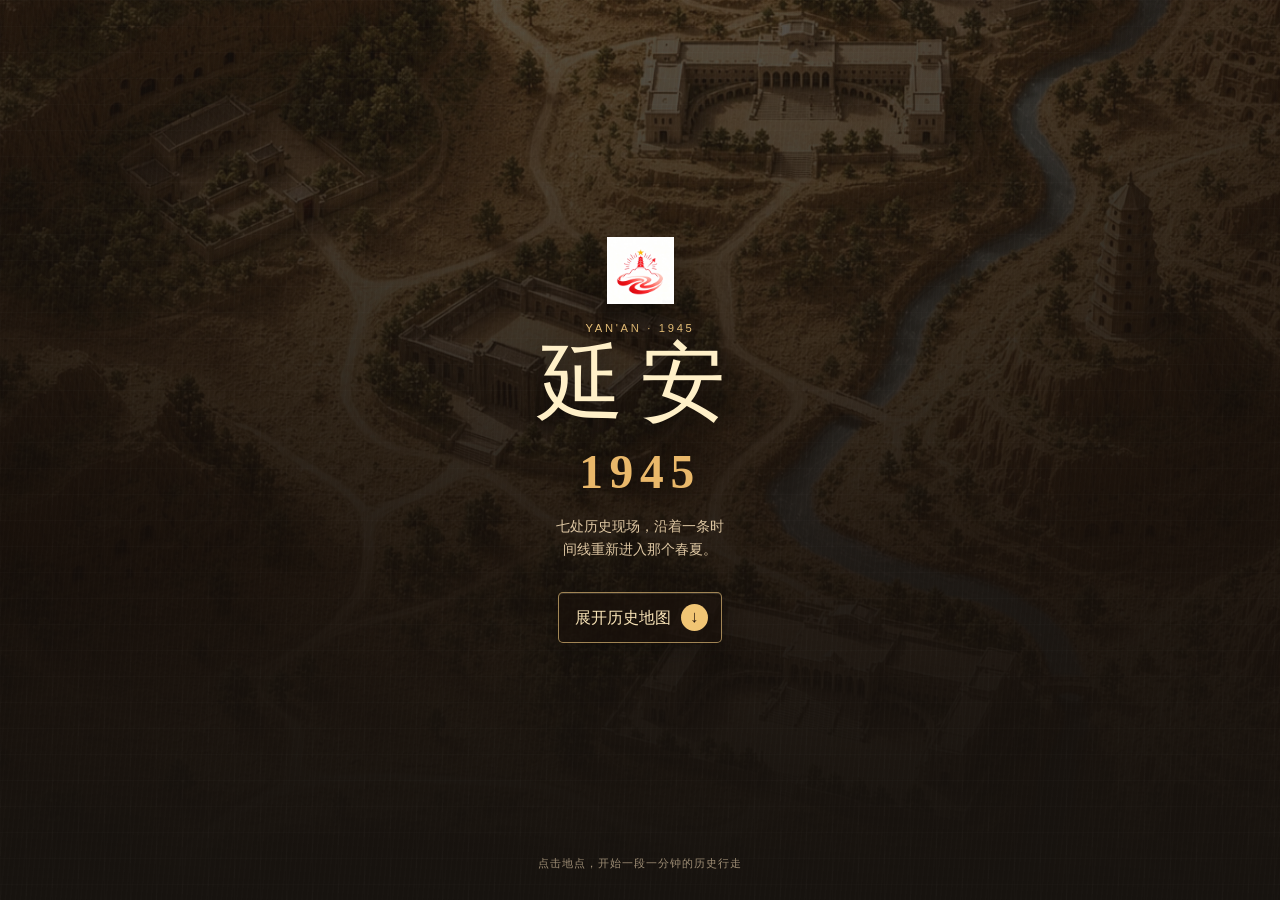
<file: index.html>
<!doctype html>
<html lang="zh-CN">
<head>
  <meta charset="utf-8">
  <meta name="viewport" content="width=device-width, initial-scale=1, viewport-fit=cover">
  <meta name="theme-color" content="#17130f">
  <title>1945延安｜历史现场</title>
  <link rel="stylesheet" href="assets/css/common.css?v=20260717-video1">
</head>
<body class="home-shell">
  <main class="home-cover" id="home-cover">
    <div class="cover-grain" aria-hidden="true"></div>
    <img class="brand-mark" src="assets/images/logo.png" alt="1945延安项目标志">
    <p class="eyebrow">YAN'AN · 1945</p>
    <h1 class="home-title">延安<br><span>1945</span></h1>
    <p class="home-subtitle">七处历史现场，沿着一条时间线重新进入那个春夏。</p>
    <button class="cover-command" id="open-map" type="button">
      <span>展开历史地图</span>
      <span class="command-icon" aria-hidden="true">↓</span>
    </button>
    <p class="cover-note">点击地点，开始一段一分钟的历史行走</p>
  </main>

  <section class="map-drawer" id="history-map" aria-hidden="true" aria-labelledby="map-title">
    <header class="map-toolbar">
      <button class="icon-control" id="close-map" type="button" aria-label="返回项目封面" title="返回封面"></button>
      <div class="map-toolbar-title">
        <p>1945 · 延安</p>
        <h2 id="map-title">七处历史现场</h2>
      </div>
      <a class="icon-control" href="quiz/" aria-label="进入知识挑战" title="知识挑战"></a>
    </header>
    <p class="map-intro">点按地标，循着时间路线抵达现场</p>
    <section class="map-board" id="map-board" aria-label="1945延安七个历史地点示意图">
      <svg class="map-route" aria-hidden="true" viewBox="0 0 100 100" preserveAspectRatio="none"><path id="map-route-path"></path></svg>
      <div id="map-markers"></div>
      <span class="map-legend">历史氛围示意图 · 非比例测绘</span>
    </section>
    <div class="map-foot-tools">
      <button class="map-tool-text" id="map-reset" type="button">重看路线</button>
      <a class="map-tool-text" href="quiz/">知识挑战 <span id="quiz-count"></span></a>
    </div>
  </section>
  <script src="assets/js/site-data.js?v=20260717-video1"></script>
  <script src="assets/js/site.js?v=20260717-video1"></script>
</body>
</html>
</file>
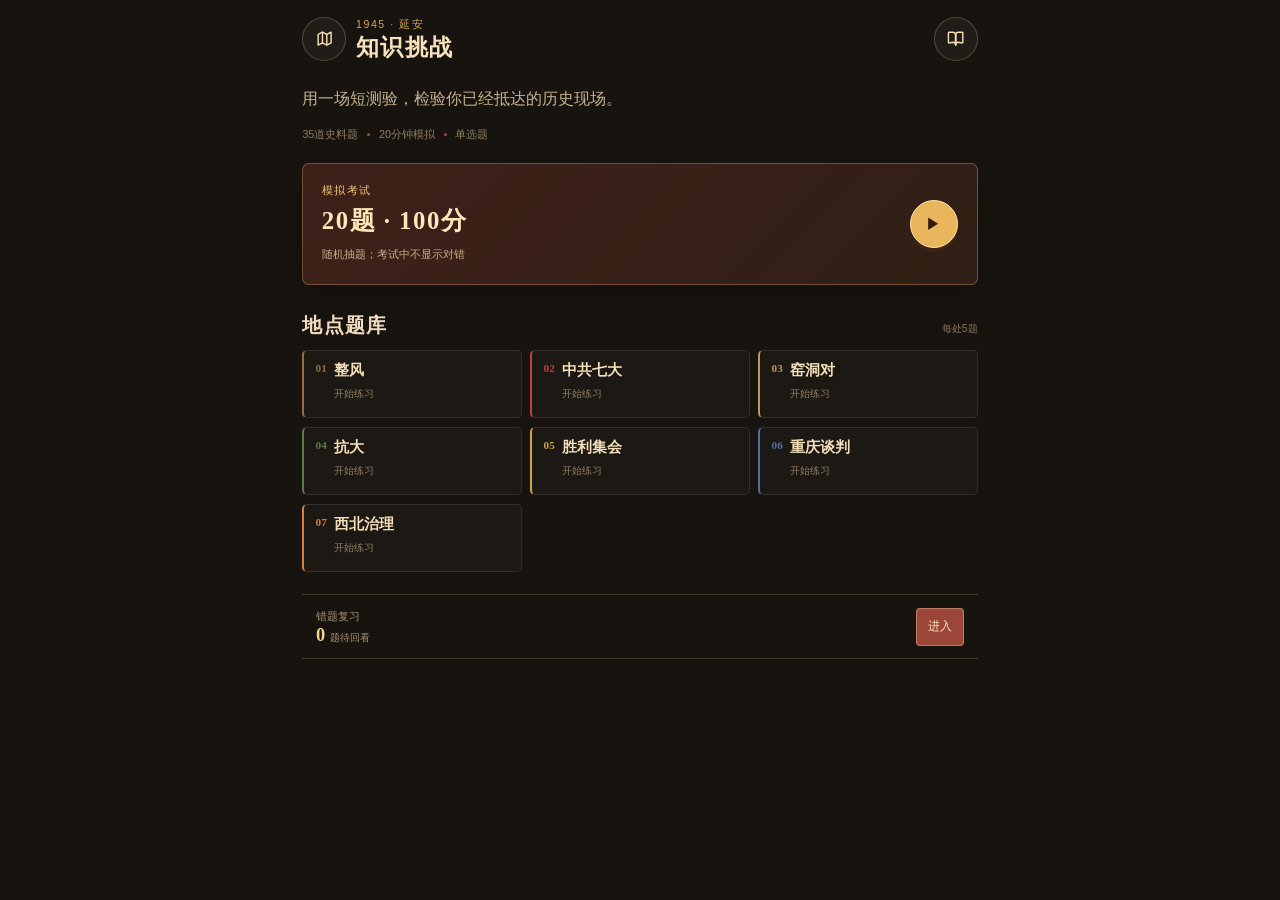
<file: quiz/index.html>
<!doctype html>
<html lang="zh-CN">
<head>
  <meta charset="utf-8">
  <meta name="viewport" content="width=device-width, initial-scale=1, viewport-fit=cover">
  <meta name="theme-color" content="#17130f">
  <link rel="stylesheet" href="../assets/css/common.css?v=20260717-video1">
  <link rel="stylesheet" href="../assets/css/quiz.css?v=20260717-video1">
  <title>知识挑战｜1945延安</title>
</head>
<body class="quiz-page"><main id="quiz-app"></main><script src="../assets/js/site-data.js?v=20260717-video1"></script><script src="../assets/js/quiz-data.js?v=20260717-video1"></script><script src="../assets/js/quiz.js?v=20260717-video1"></script></body>
</html>
</file>
<file: assets/css/common.css>
:root {
  --ink: #17130f;
  --paper: #f2e3c6;
  --paper-deep: #c9a978;
  --mist: #fff1d1;
  --muted: #b6a185;
  --line: rgba(244, 222, 181, .2);
  --red: #bd493d;
  --gold: #e1af58;
  --accent: #c6413a;
  --accent-soft: #f2aaa1;
  --font-display: "STSong", "SimSun", "Noto Serif SC", serif;
  --font-body: "PingFang SC", "Microsoft YaHei", "Noto Sans SC", sans-serif;
  --safe-top: max(1rem, env(safe-area-inset-top));
  --safe-bottom: max(1rem, env(safe-area-inset-bottom));
}

* { box-sizing: border-box; }
html { min-width: 320px; scroll-behavior: smooth; -webkit-text-size-adjust: 100%; }
body { margin: 0; min-width: 320px; color: var(--mist); background: var(--ink); font-family: var(--font-body); line-height: 1.6; }
button, a { font: inherit; -webkit-tap-highlight-color: transparent; }
button { border: 0; }
a { color: inherit; text-decoration: none; }
button, a { touch-action: manipulation; }
button:focus-visible, a:focus-visible { outline: 3px solid var(--gold); outline-offset: 3px; }
svg { display: block; width: 1.35rem; height: 1.35rem; }
.visually-hidden { position: absolute; width: 1px; height: 1px; padding: 0; margin: -1px; overflow: hidden; clip: rect(0 0 0 0); clip-path: inset(50%); white-space: nowrap; border: 0; }
.is-hidden { display: none !important; }

/* Home cover and the map drawer */
.home-shell { min-height: 100dvh; overflow: hidden; background: var(--ink); }
.home-cover { min-height: 100dvh; position: relative; z-index: 1; display: grid; place-items: center; align-content: center; padding: calc(var(--safe-top) + 1.6rem) 1.35rem calc(var(--safe-bottom) + 2.8rem); overflow: hidden; isolation: isolate; text-align: center; background: #1d1510; }
.home-cover::before { content: ""; position: absolute; inset: 0; z-index: -3; opacity: .32; background: url("../images/map-yanan-integrated-v2.webp") center / cover no-repeat; filter: sepia(.18) saturate(.86) contrast(1.06); transform: scale(1.06); }
.home-cover::after { content: ""; position: absolute; inset: 0; z-index: -2; background: linear-gradient(180deg, rgba(16, 12, 9, .2), rgba(20, 14, 10, .72) 62%, #17130f), radial-gradient(circle at 50% 22%, transparent 0 22%, rgba(20, 13, 9, .4) 70%); }
.cover-grain { position: absolute; inset: 0; z-index: -1; pointer-events: none; opacity: .55; background-image: repeating-linear-gradient(96deg, transparent 0 3px, rgba(255,255,255,.02) 4px 5px), linear-gradient(rgba(255,255,255,.024) 1px, transparent 1px), linear-gradient(90deg, rgba(255,255,255,.02) 1px, transparent 1px); background-size: auto, 26px 26px, 26px 26px; }
.brand-mark { width: 67px; height: 67px; object-fit: contain; filter: drop-shadow(0 11px 17px rgba(0,0,0,.42)); }
.eyebrow { margin: 1rem 0 .4rem; color: #f0c77d; font-size: .7rem; letter-spacing: .24em; }
.home-title { margin: 0; color: #fff0c8; font: normal 700 clamp(3rem, 15vw, 5.4rem)/.88 var(--font-display); letter-spacing: .18em; text-indent: 0; text-shadow: 0 5px 20px rgba(0,0,0,.42); font-synthesis: none; transform: none; }
.home-title span { color: #eab86a; font: 600 .55em/.9 Georgia, serif; letter-spacing: .14em; }
.home-subtitle { max-width: 18rem; margin: 1.15rem auto 0; color: #ddc6a2; font-size: .88rem; text-wrap: balance; }
.cover-command { min-height: 48px; display: inline-flex; align-items: center; gap: .6rem; margin-top: 2rem; padding: .7rem .82rem .7rem 1rem; color: #f9e4b7; background: rgba(25, 17, 11, .52); border: 1px solid rgba(244, 204, 129, .62); border-radius: 5px; box-shadow: 0 8px 23px rgba(0,0,0,.22), inset 0 1px rgba(255,245,217,.13); cursor: pointer; transition: transform .2s ease, background .2s ease; }
.cover-command:active { transform: translateY(2px) scale(.98); background: rgba(57, 31, 18, .76); }
.command-icon { display: grid; place-items: center; width: 27px; height: 27px; color: #28170c; background: #f1c574; border-radius: 50%; font-size: 1.05rem; line-height: 1; }
.cover-note { position: absolute; bottom: calc(var(--safe-bottom) + .7rem); left: 1rem; right: 1rem; margin: 0; color: rgba(230, 207, 172, .65); font-size: .69rem; letter-spacing: .09em; }

.map-drawer { position: fixed; inset: 0; z-index: 10; display: flex; flex-direction: column; min-height: 100dvh; padding: var(--safe-top) 1rem var(--safe-bottom); overflow-y: auto; overscroll-behavior: contain; color: #321d0e; background: #dac08e; transform: translateY(101%); visibility: hidden; pointer-events: none; transition: transform .42s cubic-bezier(.22, .77, .25, 1), visibility 0s linear .43s; }
.map-drawer::before { content: ""; position: absolute; inset: 0; z-index: -1; opacity: .44; background: repeating-linear-gradient(0deg, transparent 0 4px, rgba(100,73,33,.04) 5px 6px), radial-gradient(ellipse at 50% 0, rgba(255,247,215,.6), transparent 55%); }
.map-drawer.is-open { transform: translateY(0); visibility: visible; pointer-events: auto; transition-delay: 0s; }
.map-toolbar { display: grid; grid-template-columns: 48px 1fr 48px; gap: .55rem; align-items: center; width: min(100%, 760px); margin: 0 auto; }
.icon-control { display: grid; place-items: center; width: 46px; height: 46px; color: #4b2815; background: rgba(255, 241, 208, .62); border: 1px solid rgba(91, 50, 27, .4); border-radius: 50%; box-shadow: 0 4px 0 rgba(91, 50, 27, .22), 0 7px 15px rgba(80, 47, 18, .12); cursor: pointer; transition: transform .18s ease, box-shadow .18s ease; }
.icon-control:active { transform: translateY(3px); box-shadow: 0 1px 0 rgba(91, 50, 27, .22); }
.map-toolbar-title { min-width: 0; text-align: center; }
.map-toolbar-title p { margin: 0; color: #996743; font-size: .63rem; letter-spacing: .17em; }
.map-toolbar-title h2 { margin: .05rem 0 0; color: #432310; font: 700 1.15rem/1.2 var(--font-display); letter-spacing: .07em; }
.map-intro { width: min(100%, 760px); margin: .75rem auto .65rem; color: #795238; text-align: center; font-size: .74rem; }
.map-board { width: min(100%, 760px); aspect-ratio: 1; min-height: 0; position: relative; margin: 0 auto; overflow: hidden; border: 1px solid rgba(75, 41, 18, .55); border-radius: 9px; background: #ae8754 url("../images/map-yanan-integrated-v2.webp") center / 100% 100% no-repeat; box-shadow: inset 0 0 65px rgba(50, 26, 10, .43), 0 17px 31px rgba(70, 41, 17, .22); }
.map-board::after { content: ""; position: absolute; inset: 0; pointer-events: none; background: linear-gradient(115deg, rgba(255,246,210,.15), transparent 32%), radial-gradient(ellipse at center, transparent 53%, rgba(40, 21, 7, .33)); }
.map-route { position: absolute; z-index: 1; inset: 0; width: 100%; height: 100%; overflow: visible; pointer-events: none; }
.map-route path { fill: none; stroke: rgba(113, 46, 32, .82); stroke-width: 2.15; stroke-dasharray: 4.4 5.5; filter: drop-shadow(0 1px rgba(255,232,181,.5)); }
.map-board.is-routing .map-route path { animation: route-dash 1.4s linear infinite; }
@keyframes route-dash { to { stroke-dashoffset: -30; } }
.map-marker { --marker: var(--red); position: absolute; z-index: 3; left: calc(var(--x) * 1%); top: calc(var(--y) * 1%); width: 44px; height: 44px; padding: 0; color: #fff5d7; background: transparent; border: 0; border-radius: 50%; cursor: pointer; transform: translate(-50%, -50%); transition: transform .22s ease; }
.marker-number { position: absolute; z-index: 2; top: 50%; left: 50%; display: grid; place-items: center; width: 28px; height: 28px; color: #fff7df; background: color-mix(in srgb, var(--marker) 88%, #3b2114); border: 1.5px solid rgba(255,248,220,.96); border-radius: 50%; box-shadow: 0 2px 0 rgba(63,31,14,.38), 0 3px 9px rgba(38,20,9,.38), 0 0 0 4px rgba(255,239,196,.2); font: 700 .62rem/1 var(--font-body); transform: translate(-50%, -50%); }
.map-marker:hover, .map-marker:focus-visible, .map-marker.is-active { transform: translate(-50%, -50%) scale(1.08); }
.map-marker:hover .marker-number, .map-marker:focus-visible .marker-number, .map-marker.is-active .marker-number { box-shadow: 0 2px 0 rgba(63,31,14,.38), 0 0 0 6px rgba(255,238,181,.34), 0 5px 12px rgba(50,25,9,.38); }
.map-marker::after { content: ""; position: absolute; z-index: -1; inset: -5px; border: 1px solid rgba(255,241,196,.82); border-radius: 50%; opacity: 0; }
.map-marker.is-active::after { animation: ping .65s ease-out; }
@keyframes ping { from { opacity: .9; transform: scale(.7); } to { opacity: 0; transform: scale(1.78); } }
.marker-label { position: absolute; z-index: 2; top: calc(100% + 6px); left: 50%; display: grid; gap: 1px; width: max-content; max-width: 7.5rem; padding: .2rem .38rem; color: #3d210e; background: rgba(255,239,202,.86); border: 1px solid rgba(104,63,29,.42); border-radius: 3px; box-shadow: 0 2px 5px rgba(51,28,13,.2); letter-spacing: .02em; text-align: center; text-shadow: 0 1px 0 rgba(255,244,202,.85); transform: translateX(-50%); }
.marker-label strong { font: 700 .66rem/1.15 var(--font-display); }
.marker-label small { color: rgba(72,42,21,.74); font-size: .47rem; line-height: 1.15; white-space: nowrap; }
.map-marker[data-label-side="left"] .marker-label { top: 50%; right: calc(100% + 7px); left: auto; transform: translateY(-50%); text-align: right; }
.map-marker[data-label-side="right"] .marker-label { top: 50%; right: auto; left: calc(100% + 7px); transform: translateY(-50%); text-align: left; }
.map-marker[data-label-side="top"] .marker-label { top: auto; right: auto; bottom: calc(100% + 7px); left: 50%; transform: translateX(-50%); }
.map-legend { position: absolute; z-index: 4; right: .7rem; bottom: .5rem; color: rgba(56, 31, 14, .67); font-size: .6rem; letter-spacing: .07em; pointer-events: none; }
.map-foot-tools { display: flex; align-items: center; justify-content: space-between; width: min(100%, 760px); margin: .68rem auto 0; }
.map-tool-text { display: inline-flex; align-items: center; min-height: 38px; padding: .45rem .65rem; color: #5b331c; background: transparent; border: 1px solid rgba(84, 47, 20, .34); border-radius: 4px; cursor: pointer; font-size: .72rem; }
.map-tool-text:active { transform: translateY(1px); background: rgba(255,246,216,.34); }
.map-tool-text span { color: #97513a; }

/* Location scenes */
.location-page { background: var(--ink); scroll-snap-type: y proximity; }
.location-section { min-height: 100dvh; position: relative; overflow: hidden; scroll-snap-align: start; }
.cover-section { display: grid; place-items: center; align-content: center; padding: var(--safe-top) 1.25rem calc(var(--safe-bottom) + 4rem); isolation: isolate; text-align: center; }
.cover-section::before { content: ""; position: absolute; z-index: -1; inset: 0; background: linear-gradient(180deg, rgba(16,12,9,.28), rgba(18,13,10,.82) 74%, #17130f), linear-gradient(125deg, color-mix(in srgb, var(--accent) 34%, transparent), transparent 54%); }
.cover-photo { position: absolute; z-index: -2; inset: 0; width: 100%; height: 100%; object-fit: cover; filter: grayscale(1) sepia(.37) contrast(1.08); opacity: .58; }
.top-nav { position: absolute; inset: var(--safe-top) 1rem auto; display: flex; justify-content: space-between; align-items: center; }
.back-map { display: inline-flex; align-items: center; gap: .35rem; min-height: 42px; padding: .48rem .6rem; color: #fff0ce; background: rgba(23,16,10,.55); border: 1px solid rgba(255,229,185,.27); border-radius: 4px; backdrop-filter: blur(8px); font-size: .76rem; }
.back-map svg { width: 1rem; height: 1rem; }
.place-number { color: #f1d7ad; font-size: .68rem; letter-spacing: .13em; }
.cover-content { max-width: 34rem; }
.cover-kicker { margin: 0; color: var(--accent-soft); font-size: .77rem; letter-spacing: .14em; }
.location-title { max-width: 92vw; margin: .6rem 0 .55rem; color: #fff0cb; font: 700 clamp(2.4rem, 11vw, 4.8rem)/1.08 var(--font-display); letter-spacing: .1em; text-indent: .1em; text-shadow: 0 6px 25px rgba(0,0,0,.42); }
.location-theme { margin: 0 auto; color: #f0dfc1; font: 1.08rem/1.65 var(--font-display); text-wrap: balance; }
.location-date { margin: 1.3rem 0 0; color: #c4b099; font-size: .77rem; letter-spacing: .07em; }
.location-date i { display: inline-block; width: 4px; height: 4px; margin: 0 .4rem; background: var(--accent-soft); border-radius: 50%; vertical-align: middle; }
.next-section { position: absolute; bottom: calc(var(--safe-bottom) + .4rem); left: 50%; display: grid; place-items: center; gap: .15rem; color: #e5c69c; font-size: .71rem; letter-spacing: .1em; transform: translateX(-50%); }
.next-section b { color: var(--accent-soft); font-size: 1.25rem; font-weight: 400; animation: float-arrow 1.7s ease-in-out infinite; }
@keyframes float-arrow { 50% { transform: translateY(5px); } }
.cover-credit { position: absolute; right: 1rem; bottom: calc(var(--safe-bottom) + .55rem); max-width: 9.5rem; color: rgba(226,210,179,.54); font-size: .55rem; line-height: 1.35; text-align: right; }

.people-section { display: flex; flex-direction: column; padding: calc(var(--safe-top) + 1.05rem) 1rem var(--safe-bottom); isolation: isolate; background: #17130f; }
.people-section::before { content: ""; position: absolute; inset: 0; pointer-events: none; opacity: .58; background-image: linear-gradient(color-mix(in srgb, var(--accent) 25%, transparent) 1px, transparent 1px), linear-gradient(90deg, color-mix(in srgb, var(--accent) 25%, transparent) 1px, transparent 1px), linear-gradient(135deg, transparent 22%, color-mix(in srgb, var(--accent) 22%, transparent) 48%, transparent 73%); background-size: 26px 26px, 26px 26px, 100% 100%; animation: mesh-flow 15s ease-in-out infinite alternate; }
.people-section::after { content: ""; position: absolute; z-index: 0; right: -20%; bottom: 10%; width: 70%; height: 28%; border: 1px solid color-mix(in srgb, var(--accent-soft) 40%, transparent); transform: rotate(-12deg); }
@keyframes mesh-flow { from { background-position: 0 0, 0 0, 0 0; } to { background-position: 26px 26px, -26px 26px, 0 0; } }
.people-ornaments { position: absolute; inset: 0; z-index: 0; pointer-events: none; overflow: hidden; }
.people-ornaments span { position: absolute; display: block; border: 1px solid color-mix(in srgb, var(--accent-soft) 55%, transparent); }
.people-ornaments span:nth-child(1) { top: 18%; right: 7%; width: 46px; height: 46px; transform: rotate(45deg); }
.people-ornaments span:nth-child(2) { bottom: 14%; left: -14px; width: 84px; height: 84px; border-width: 8px; border-color: color-mix(in srgb, var(--accent) 32%, transparent); transform: rotate(22deg); }
.people-ornaments span:nth-child(3) { top: 37%; left: 7%; width: 72px; height: 18px; border-left: 0; border-right: 0; transform: rotate(-19deg); }
.section-header { position: relative; z-index: 1; width: min(100%, 760px); margin: 0 auto 1rem; }
.section-header p, .section-label { margin: 0 0 .28rem; color: var(--accent-soft); font-size: .69rem; letter-spacing: .16em; }
.section-header h2 { margin: 0; color: #f7e5c4; font: 700 clamp(1.72rem, 7.8vw, 2.6rem)/1.22 var(--font-display); letter-spacing: .08em; }
.section-header small { display: block; margin-top: .38rem; color: #a9967c; font-size: .72rem; }
.people-grid { position: relative; z-index: 1; display: grid; grid-template-columns: repeat(2, minmax(0, 1fr)); align-content: center; gap: .7rem; width: min(100%, 760px); margin: auto; }
.people-next { position: relative; bottom: auto; left: auto; margin: 1.05rem auto 0; transform: none; }
.people-next:hover { color: #fff0ce; }
.people-count-5 .people-ornaments span:nth-child(1) { right: 3%; top: 15%; }
.person-card { position: relative; min-width: 0; overflow: hidden; background: rgba(31, 22, 16, .76); border: 1px solid color-mix(in srgb, var(--accent) 48%, rgba(255,255,255,.16)); border-radius: 6px; box-shadow: 0 10px 22px rgba(0,0,0,.16); transition: transform .2s ease, border-color .2s ease; }
.person-card:hover { transform: translateY(-2px); border-color: var(--accent-soft); }
.person-photo { display: block; aspect-ratio: 3 / 4; position: relative; overflow: hidden; background: linear-gradient(145deg, color-mix(in srgb, var(--accent) 35%, #312117), #120d09); }
.person-photo::after { content: ""; position: absolute; inset: 0; pointer-events: none; border: 5px solid rgba(237,214,173,.14); box-shadow: inset 0 -32px 28px rgba(0,0,0,.26); }
.person-photo img { width: 100%; height: 100%; object-fit: contain; background: linear-gradient(160deg, color-mix(in srgb, var(--accent) 25%, #3b2a1d), #160f0a); filter: grayscale(1) sepia(.21) contrast(1.05); }
.person-photo.has-image-error > img { display: none; }
.portrait-fallback { display: grid; place-items: center; align-content: center; width: 100%; height: 100%; gap: .3rem; color: color-mix(in srgb, var(--accent-soft) 85%, white); background: linear-gradient(145deg, color-mix(in srgb, var(--accent) 38%, #312117), #17100b); }
.portrait-fallback span { font: 700 2.4rem/1 var(--font-display); }
.portrait-fallback small { color: #d6b988; font-size: .62rem; letter-spacing: .05em; }
.person-copy { display: grid; gap: .1rem; min-height: 56px; padding: .48rem .58rem .56rem; }
.person-copy strong { overflow: hidden; color: #ffe8b9; font: 700 1.03rem/1.25 var(--font-display); letter-spacing: .06em; text-overflow: ellipsis; white-space: nowrap; }
.person-copy small { overflow: hidden; color: #bca78a; font-size: .65rem; line-height: 1.35; text-overflow: ellipsis; white-space: nowrap; }
.person-audio { position: absolute; top: .42rem; right: .42rem; z-index: 2; display: grid; place-items: center; width: 40px; height: 40px; padding: 0; color: #fff5dd; background: var(--accent); border: 1px solid rgba(255,245,217,.65); border-radius: 50%; box-shadow: 0 3px 9px rgba(0,0,0,.3); cursor: pointer; }
.person-audio svg { width: 1.05rem; height: 1.05rem; }
.person-audio.is-playing { color: #2c160a; background: var(--gold); animation: audio-ring 1s ease-in-out infinite; }
@keyframes audio-ring { 50% { box-shadow: 0 0 0 6px rgba(226,175,87,.2); } }

.video-section { display: grid; place-items: center; align-content: center; padding: var(--safe-top) 1rem var(--safe-bottom); background: #130f0c; }
.video-wrap { width: min(100%, 760px); }
.video-wrap > .section-label, .video-wrap h2 { text-align: center; }
.video-wrap h2 { margin: 0 0 1.05rem; color: #f6e2bf; font: 700 clamp(1.72rem, 7.4vw, 2.5rem) var(--font-display); letter-spacing: .08em; }
.video-preview { position: relative; display: grid; place-items: center; aspect-ratio: 16 / 9; overflow: hidden; background: #2a1c12; border: 1px solid rgba(239,210,161,.35); border-radius: 5px; }
.history-video { display: block; width: 100%; aspect-ratio: 16 / 9; background: #090705; border: 1px solid rgba(239,210,161,.48); border-radius: 5px; box-shadow: 0 12px 28px rgba(0,0,0,.25); }
.video-preview > img { position: absolute; inset: 0; width: 100%; height: 100%; object-fit: cover; filter: grayscale(1) sepia(.4) brightness(.54); }
.video-preview::after { content: ""; position: absolute; inset: 0; background: linear-gradient(110deg, rgba(0,0,0,.35), transparent 50%, rgba(0,0,0,.48)); }
.video-overlay { position: relative; z-index: 1; display: grid; place-items: center; color: #f5dfb9; text-align: center; }
.video-overlay p { margin: .5rem 0 .05rem; font: 700 1rem var(--font-display); letter-spacing: .07em; }
.video-overlay small { color: #d1b78b; font-size: .66rem; }
.video-status { display: grid; place-items: center; width: 52px; height: 52px; padding-left: 2px; color: #fee8bb; background: rgba(180, 58, 45, .83); border: 1px solid rgba(255,236,194,.7); border-radius: 50%; }
.video-status svg { width: 1.25rem; height: 1.25rem; }
.video-time { position: absolute; z-index: 2; right: .65rem; bottom: .48rem; padding: .1rem .32rem; color: #e7d4ae; background: rgba(0,0,0,.43); border-radius: 3px; font-size: .64rem; }
.video-caption { max-width: 35rem; margin: .9rem auto 0; color: #ad987a; font-size: .79rem; line-height: 1.75; text-align: center; }

.page-not-found { padding: 2rem; }

@media (min-width: 680px) {
  .home-cover { padding-inline: 2rem; }
  .map-drawer { padding-inline: 2rem; }
  .map-board { max-width: min(76dvh, 760px); }
}
@media (max-height: 700px) and (max-width: 679px) {
  .home-title { font-size: 3.3rem; }
  .home-subtitle { margin-top: .75rem; }
  .cover-command { margin-top: 1.2rem; }
  .map-board { width: min(100%, 332px); }
}
@media (max-width: 679px) {
  .map-drawer { padding-inline: .72rem; }
  .map-toolbar { grid-template-columns: 42px 1fr 42px; gap: .42rem; }
  .icon-control { width: 42px; height: 42px; }
  .map-toolbar-title h2 { font-size: 1.02rem; }
  .map-intro { margin: .55rem auto .5rem; font-size: .68rem; }
  .map-board { width: min(100%, 360px); aspect-ratio: 1; }
  .map-marker { width: 44px; height: 44px; }
  .marker-number { width: 26px; height: 26px; font-size: .56rem; }
  .marker-label { max-width: 6.2rem; }
  .marker-label strong { font-size: .61rem; }
  .marker-label small { font-size: .43rem; }
  .map-legend { display: none; }
  .map-foot-tools { gap: .55rem; margin-top: .6rem; }
  .map-tool-text { min-width: 0; justify-content: center; padding-inline: .55rem; font-size: .66rem; }
  .people-section { min-height: auto; overflow: clip; padding: calc(var(--safe-top) + .85rem) .9rem calc(var(--safe-bottom) + .9rem); }
  .people-section .section-header { margin-bottom: .8rem; }
  .people-section .section-header h2 { font-size: 1.72rem; }
  .people-grid { grid-template-columns: repeat(2, minmax(0, 1fr)); align-content: start; gap: .72rem; width: 100%; margin: 0 auto; }
  .people-grid .person-card { width: auto; transform: none; }
  .people-grid .person-card:hover { transform: translateY(-2px); }
  .people-count-3 .person-card:last-child,
  .people-count-5 .person-card:last-child { grid-column: 1 / -1; width: calc((100% - .72rem) / 2); justify-self: center; }
  .person-copy { min-height: 58px; }
}

/* Flip-through character cards */
.people-ornaments span:nth-child(4) { top: 8%; left: -18px; width: 80px; height: 80px; border: 7px solid color-mix(in srgb, var(--accent-soft) 26%, transparent); border-radius: 50%; }
.people-ornaments span:nth-child(5) { top: 49%; right: -18px; width: 92px; height: 22px; border-right: 0; border-left: 0; transform: rotate(28deg); }
.people-ornaments span:nth-child(6) { right: 11%; bottom: 10%; width: 38px; height: 38px; border-color: color-mix(in srgb, var(--accent) 65%, transparent); transform: rotate(45deg); }
.people-grid { grid-template-columns: minmax(0, 360px); justify-content: center; align-content: start; gap: 1rem; margin: .35rem auto 0; }
.person-card { width: min(100%, 360px); min-height: 600px; overflow: visible; background: none; border: 0; border-radius: 0; box-shadow: none; perspective: 1100px; transition: none; }
.people-grid .person-card:last-child { grid-column: auto; width: min(100%, 360px); justify-self: stretch; }
.person-card:hover { transform: none; border-color: transparent; }
.person-flip { display: block; width: 100%; min-height: 600px; padding: 0; color: inherit; text-align: left; background: transparent; border: 0; border-radius: 8px; cursor: pointer; }
.person-card-inner { position: absolute; inset: 0; display: block; transform-style: preserve-3d; transition: transform .62s cubic-bezier(.2, .75, .25, 1); }
.person-card.is-flipped .person-card-inner { transform: rotateY(180deg); }
.person-face { position: absolute; inset: 0; display: block; overflow: hidden; backface-visibility: hidden; -webkit-backface-visibility: hidden; border: 1px solid color-mix(in srgb, var(--accent) 55%, rgba(255,255,255,.18)); border-radius: 8px; box-shadow: 0 16px 30px rgba(0,0,0,.21), inset 0 1px rgba(255,243,208,.08); }
.person-front { display: flex; flex-direction: column; align-items: center; justify-content: center; isolation: isolate; background: radial-gradient(circle at 50% 30%, color-mix(in srgb, var(--accent-soft) 19%, transparent), transparent 26%), linear-gradient(145deg, color-mix(in srgb, var(--accent) 35%, #2c1c13), #17100b 74%); }
.person-front::before { content: ""; position: absolute; z-index: -1; inset: 11px; border: 1px solid color-mix(in srgb, var(--accent-soft) 42%, transparent); background: repeating-linear-gradient(0deg, transparent 0 23px, color-mix(in srgb, var(--accent-soft) 11%, transparent) 24px 25px), repeating-linear-gradient(90deg, transparent 0 23px, color-mix(in srgb, var(--accent-soft) 11%, transparent) 24px 25px); }
.person-front::after { content: ""; position: absolute; z-index: -1; top: 17%; right: -30px; width: 120px; height: 120px; border: 1px solid color-mix(in srgb, var(--accent-soft) 45%, transparent); border-radius: 50%; box-shadow: -235px 228px 0 -22px color-mix(in srgb, var(--accent) 42%, transparent); }
.person-card-index { position: absolute; top: 1rem; left: 1rem; color: var(--accent-soft); font-size: .62rem; letter-spacing: .17em; }
.person-seal { display: grid; place-items: center; width: 86px; height: 86px; color: #fff0cb; border: 1px solid color-mix(in srgb, var(--accent-soft) 78%, transparent); border-radius: 50%; box-shadow: inset 0 0 0 5px rgba(255,237,194,.05), 0 0 0 7px color-mix(in srgb, var(--accent) 24%, transparent); font: 700 3.6rem/.9 "STKaiti", "KaiTi", var(--font-display); }
.person-handwriting { margin-top: 1.1rem; color: #fff0cf; font: 700 clamp(2.35rem, 12vw, 3.3rem)/1 "STKaiti", "KaiTi", var(--font-display); letter-spacing: .14em; text-indent: .14em; text-shadow: 2px 3px 0 rgba(61,31,17,.34); }
.person-print-name { margin-top: 1.35rem; color: #f6dcaf; font: 700 1.13rem/1.2 var(--font-display); letter-spacing: .22em; text-indent: .22em; }
.person-event-role { display: -webkit-box; max-width: 15.5rem; margin: .65rem 1.5rem 0; overflow: hidden; color: #c6b08f; font-size: .74rem; line-height: 1.6; letter-spacing: .04em; text-align: center; -webkit-box-orient: vertical; -webkit-line-clamp: 2; }
.person-flip-hint { position: absolute; bottom: 1rem; color: color-mix(in srgb, var(--accent-soft) 82%, white); font-size: .65rem; letter-spacing: .12em; }
.person-flip-hint b { display: inline-block; margin-left: .25rem; color: var(--accent-soft); font-size: 1rem; font-weight: 400; }
.person-back { display: grid; grid-template-columns: 1fr; grid-template-rows: 67% auto minmax(0, 1fr) auto; background: linear-gradient(145deg, #251810, #15100c 72%); transform: rotateY(180deg); }
.person-back .person-photo { display: block; grid-row: 1; grid-column: 1; aspect-ratio: auto; min-height: 0; }
.person-back .person-photo img { display: block; width: 100%; height: 100%; object-fit: cover; object-position: center top; }
.person-copy { grid-row: 2; grid-column: 1; min-width: 0; min-height: 0; padding: .72rem 1rem .25rem; }
.person-copy strong { font-size: 1.15rem; letter-spacing: .08em; }
.person-copy small { display: -webkit-box; overflow: hidden; color: var(--accent-soft); font-size: .68rem; line-height: 1.4; white-space: normal; -webkit-box-orient: vertical; -webkit-line-clamp: 2; }
.person-summary { display: -webkit-box; grid-row: 3; grid-column: 1; align-self: start; margin: .28rem 1rem 0; overflow: hidden; color: #c7b297; font-size: .75rem; line-height: 1.62; -webkit-box-orient: vertical; -webkit-line-clamp: 5; }
.person-back-hint { grid-row: 4; grid-column: 1; align-self: end; padding: .6rem 1rem .9rem; color: #8f7b61; font-size: .6rem; letter-spacing: .08em; text-align: right; }
.person-audio { top: .78rem; right: .78rem; z-index: 4; width: 42px; height: 42px; opacity: 0; pointer-events: none; transform: translateY(-5px); transition: opacity .18s ease, transform .18s ease; }
.person-card.is-flipped .person-audio { opacity: 1; pointer-events: auto; transform: translateY(0); }
.person-flip:focus-visible .person-face { outline: 3px solid var(--gold); outline-offset: -5px; }
@media (max-width: 679px) {
  .people-grid { grid-template-columns: minmax(0, 360px); gap: .9rem; width: 100%; }
  .person-card, .person-flip { min-height: 592px; }
}
@media (prefers-reduced-motion: reduce) {
  *, *::before, *::after { animation-duration: .01ms !important; animation-iteration-count: 1 !important; scroll-behavior: auto !important; transition-duration: .01ms !important; }
}
</file>
<file: assets/css/quiz.css>
.quiz-page { min-height: 100dvh; background: #17130f; }
.quiz-shell { width: min(100%, 720px); min-height: 100dvh; margin: 0 auto; padding: var(--safe-top) 1rem calc(var(--safe-bottom) + 1.5rem); }
.quiz-header { display: grid; grid-template-columns: 44px 1fr 44px; gap: .6rem; align-items: center; }
.quiz-header > div { min-width: 0; }
.quiz-header p { margin: 0; color: #d6a85b; font-size: .66rem; letter-spacing: .15em; }
.quiz-header h1 { margin: .04rem 0 0; color: #f7e2bd; font: 700 1.45rem/1.2 var(--font-display); letter-spacing: .06em; }
.quiz-icon { display: grid; place-items: center; width: 44px; height: 44px; padding: 0; color: #f4ddb3; background: rgba(255,255,255,.04); border: 1px solid rgba(239,213,166,.23); border-radius: 50%; cursor: pointer; }
.quiz-icon svg { width: 1.08rem; height: 1.08rem; }
.quiz-lead { margin: 1.5rem 0 .8rem; color: #c7b18e; font: 1.02rem/1.7 var(--font-display); }
.quiz-stat-row { display: flex; align-items: center; gap: .55rem; color: #8f7c60; font-size: .67rem; }
.quiz-stat-row i { width: 3px; height: 3px; background: #a24e3b; border-radius: 50%; }
.quiz-primary-card { display: flex; align-items: center; justify-content: space-between; gap: 1rem; margin-top: 1.25rem; padding: 1.15rem; background: linear-gradient(135deg, rgba(158,65,53,.3), rgba(62,39,25,.64)); border: 1px solid rgba(238,183,118,.32); border-radius: 7px; box-shadow: 0 12px 26px rgba(0,0,0,.14); }
.quiz-primary-card p { margin: 0; color: #f1c679; font-size: .7rem; letter-spacing: .13em; }
.quiz-primary-card h2 { margin: .2rem 0; color: #ffe7b8; font: 700 1.55rem var(--font-display); letter-spacing: .06em; }
.quiz-primary-card small { color: #c6ae8a; font-size: .68rem; }
.round-command { display: grid; flex: 0 0 auto; place-items: center; width: 48px; height: 48px; padding-left: 2px; color: #32190c; background: #eab65d; border: 1px solid #ffe5a9; border-radius: 50%; box-shadow: 0 4px 0 rgba(88,42,18,.38); cursor: pointer; }
.round-command:active { transform: translateY(3px); box-shadow: 0 1px 0 rgba(88,42,18,.38); }
.quiz-section-title { display: flex; justify-content: space-between; align-items: baseline; margin-top: 1.7rem; }
.quiz-section-title h2 { margin: 0; color: #f1dcc0; font: 700 1.25rem var(--font-display); letter-spacing: .06em; }
.quiz-section-title span { color: #89745b; font-size: .65rem; }
.topic-grid { display: grid; grid-template-columns: repeat(2, minmax(0, 1fr)); gap: .55rem; margin-top: .7rem; }
.topic-card { display: grid; grid-template-columns: auto 1fr; grid-template-areas: "number title" "number note"; column-gap: .45rem; min-height: 68px; padding: .7rem; color: #e9d3ad; text-align: left; background: rgba(255,255,255,.025); border: 1px solid rgba(255,255,255,.1); border-left: 2px solid var(--topic); border-radius: 5px; cursor: pointer; }
.topic-card:active { transform: translateY(1px); background: rgba(255,255,255,.06); }
.topic-card span { grid-area: number; color: var(--topic); font: 700 .7rem Georgia, serif; }
.topic-card strong { grid-area: title; overflow: hidden; color: #f4dfb9; font: 700 .91rem/1.2 var(--font-display); text-overflow: ellipsis; white-space: nowrap; }
.topic-card small { grid-area: note; margin-top: .14rem; color: #927e64; font-size: .61rem; }
.notebook-teaser { display: flex; align-items: center; justify-content: space-between; margin-top: 1.4rem; padding: .78rem .85rem; border-top: 1px solid rgba(236,208,161,.18); border-bottom: 1px solid rgba(236,208,161,.18); }
.notebook-teaser p { margin: 0; color: #a78f70; font-size: .67rem; }
.notebook-teaser strong { display: block; color: #f4d38d; font: 700 1.15rem var(--font-display); }
.notebook-teaser strong small { color: #a78f70; font: .65rem var(--font-body); }
.notebook-teaser button, .notebook-actions > button, .result-actions > button, .practice-next button { min-height: 38px; padding: .45rem .7rem; color: #ffe7bd; background: #9c463a; border: 1px solid rgba(255,228,183,.34); border-radius: 4px; cursor: pointer; font-size: .72rem; }

.quiz-clock { justify-self: end; color: #f1c878; font: 700 .85rem ui-monospace, SFMono-Regular, Consolas, monospace; }
.exam-progress { height: 4px; margin-top: 1.3rem; overflow: hidden; background: rgba(255,255,255,.08); border-radius: 10px; }
.exam-progress span { display: block; height: 100%; background: #d6984a; transition: width .2s ease; }
.exam-meta { display: flex; justify-content: space-between; margin: .55rem 0 1.4rem; color: #938069; font-size: .67rem; }
.exam-meta span { color: #d7ae76; }
.question-card { padding: 1.05rem; background: rgba(255,255,255,.026); border: 1px solid rgba(239,215,174,.17); border-radius: 6px; }
.question-location { margin: 0; color: #d8a85a; font-size: .67rem; letter-spacing: .1em; }
.question-card h2 { margin: .55rem 0 1.05rem; color: #f7e3bf; font: 700 1.18rem/1.56 var(--font-display); letter-spacing: .02em; }
.answers { display: grid; gap: .55rem; }
.answer-option { display: grid; grid-template-columns: 25px 1fr; align-items: center; gap: .55rem; min-height: 48px; padding: .62rem .68rem; color: #d8c2a0; text-align: left; background: rgba(255,255,255,.018); border: 1px solid rgba(239,215,174,.15); border-radius: 4px; cursor: pointer; transition: border-color .16s ease, background .16s ease, transform .16s ease; }
.answer-option:hover { background: rgba(255,255,255,.045); }
.answer-option:active { transform: translateY(1px); }
.answer-option b { display: grid; place-items: center; width: 23px; height: 23px; color: #e6ba76; border: 1px solid rgba(230,186,118,.42); border-radius: 50%; font: 700 .66rem ui-monospace, monospace; }
.answer-option span { font-size: .82rem; line-height: 1.45; }
.answer-option.is-selected { color: #f8e3b8; background: rgba(177,74,58,.22); border-color: #c46952; }
.answer-option.is-selected b { color: #281508; background: #e0a758; border-color: #e0a758; }
.answer-option.is-correct { color: #e4f0c6; background: rgba(98,130,74,.27); border-color: #8cac6b; }
.answer-option.is-correct b { color: #1b2613; background: #b9d687; border-color: #b9d687; }
.answer-option.is-wrong { color: #f4d2c7; background: rgba(170,65,48,.26); border-color: #d27a68; }
.answer-feedback { margin-top: .95rem; padding: .75rem .8rem; border-left: 2px solid #d7a35b; background: rgba(230,188,116,.07); }
.answer-feedback strong { color: #f0cd8d; font-size: .78rem; }
.answer-feedback p { margin: .38rem 0; color: #d4c0a0; font-size: .77rem; line-height: 1.6; }
.answer-feedback small { color: #998368; font-size: .62rem; line-height: 1.45; }
.exam-controls { display: grid; grid-template-columns: 1fr auto 1fr; align-items: center; gap: .5rem; margin-top: 1.1rem; color: #9c8566; text-align: center; font-size: .68rem; }
.exam-controls .quiet-button:last-child { justify-self: end; }
.quiet-button { display: inline-flex; align-items: center; justify-content: center; gap: .3rem; min-height: 38px; padding: .45rem .65rem; color: #cfb18b; background: transparent; border: 1px solid rgba(233,209,167,.22); border-radius: 4px; cursor: pointer; font-size: .7rem; }
.quiet-button:disabled { opacity: .35; cursor: default; }
.quiet-button svg { width: .9rem; height: .9rem; }
.submit-exam { display: grid; width: 100%; min-height: 48px; margin-top: 1.1rem; color: #32190c; background: #e5b35d; border: 1px solid #ffe4a6; border-radius: 4px; box-shadow: 0 3px 0 rgba(93,48,20,.36); cursor: pointer; font-size: .85rem; }
.submit-exam small { color: #70401e; font-size: .6rem; }
.practice-progress { display: grid; gap: .38rem; margin: 1.15rem 0; color: #9c876c; font-size: .67rem; }
.practice-progress i { height: 4px; overflow: hidden; background: rgba(255,255,255,.08); border-radius: 6px; }
.practice-progress b { display: block; height: 100%; background: #c77c46; }
.practice-next { display: flex; justify-content: flex-end; margin-top: 1rem; }

.score-panel { display: flex; align-items: center; gap: 1rem; margin-top: 1.6rem; padding: 1rem; background: linear-gradient(135deg, rgba(183,82,59,.29), rgba(70,44,28,.52)); border: 1px solid rgba(232,186,115,.28); border-radius: 7px; }
.score-ring { display: grid; place-items: center; flex: 0 0 92px; width: 92px; height: 92px; border: 5px solid #d69c4b; border-radius: 50%; }
.score-ring strong { color: #ffebbc; font: 700 2rem/1 var(--font-display); }
.score-ring span { color: #bfa077; font-size: .61rem; }
.score-panel p { margin: 0; color: #f0c57b; font-size: .72rem; letter-spacing: .1em; }
.score-panel h2 { margin: .25rem 0; color: #f8e4be; font: 700 1.1rem var(--font-display); }
.score-panel small { color: #bba082; font-size: .65rem; }
.weak-panel { margin-top: 1.35rem; }
.weak-panel h2, .analysis-list h2 { margin: 0 0 .7rem; color: #eed9b6; font: 700 1.15rem var(--font-display); }
.weak-panel > div { display: grid; grid-template-columns: 1fr auto; grid-template-areas: "name score" "line line"; gap: .35rem .6rem; margin-top: .63rem; color: #cab18d; font-size: .72rem; }
.weak-panel span { grid-area: name; }
.weak-panel b { grid-area: score; color: #ecc77f; font-size: .68rem; }
.weak-panel i { grid-area: line; height: 4px; overflow: hidden; background: rgba(255,255,255,.08); border-radius: 4px; }
.weak-panel em { display: block; height: 100%; background: #cf8d48; }
.result-actions { display: flex; gap: .55rem; margin-top: 1.35rem; }
.result-actions > button { flex: 1; }
.analysis-list { margin-top: 1.8rem; }
.analysis-list details { margin-top: .55rem; padding: .75rem; background: rgba(255,255,255,.025); border: 1px solid rgba(233,210,170,.13); border-radius: 4px; }
.analysis-list summary { display: grid; grid-template-columns: 24px 1fr; gap: .45rem; color: #dac39f; cursor: pointer; font-size: .76rem; line-height: 1.45; }
.analysis-list summary b { display: grid; place-items: center; width: 21px; height: 21px; border-radius: 50%; font-size: .61rem; }
.analysis-list summary b.right { color: #203015; background: #b5d384; }
.analysis-list summary b.wrong { color: #34140e; background: #d87e66; }
.analysis-list p { margin: .55rem 0 0; color: #c7b08d; font-size: .72rem; line-height: 1.55; }
.analysis-list small { display: block; margin-top: .5rem; color: #8d785f; font-size: .6rem; }

.notebook-summary { margin: 1.35rem 0 .85rem; color: #cbb492; font: 1rem var(--font-display); }
.notebook-actions { display: flex; gap: .55rem; }
.notebook-actions > button { flex: 1; }
.wrong-list { display: grid; gap: .65rem; margin-top: 1.1rem; }
.wrong-list article { padding: .85rem; background: rgba(255,255,255,.025); border: 1px solid rgba(233,210,170,.15); border-radius: 5px; }
.wrong-list p { margin: 0; color: #d6a75c; font-size: .63rem; letter-spacing: .09em; }
.wrong-list h2 { margin: .32rem 0 .5rem; color: #ecdbbc; font: 700 .98rem/1.5 var(--font-display); }
.wrong-list small { color: #9c876b; font-size: .64rem; }
.wrong-list article > div { display: flex; justify-content: flex-end; gap: .45rem; margin-top: .72rem; }
.wrong-list button { min-height: 34px; padding: .36rem .55rem; color: #ffebbd; background: #954638; border: 1px solid rgba(255,229,184,.3); border-radius: 4px; cursor: pointer; font-size: .66rem; }
.wrong-list .quiet-button { color: #cfb18b; background: transparent; }
.empty-notebook { display: grid; place-items: center; gap: .4rem; min-height: 34dvh; color: #b7ca91; text-align: center; }
.empty-notebook svg { width: 2rem; height: 2rem; }
.empty-notebook p { margin: 0; color: #c5b08d; font: .98rem var(--font-display); }
.mastered-count { margin-top: 1.3rem; color: #8f7a60; font-size: .66rem; text-align: center; }

@media (min-width: 650px) { .quiz-shell { padding-inline: 1.4rem; } .topic-grid { grid-template-columns: repeat(3, minmax(0, 1fr)); } }
@media (max-width: 360px) { .topic-card { padding-inline: .55rem; } .quiz-stat-row { gap: .35rem; } }
</file>
